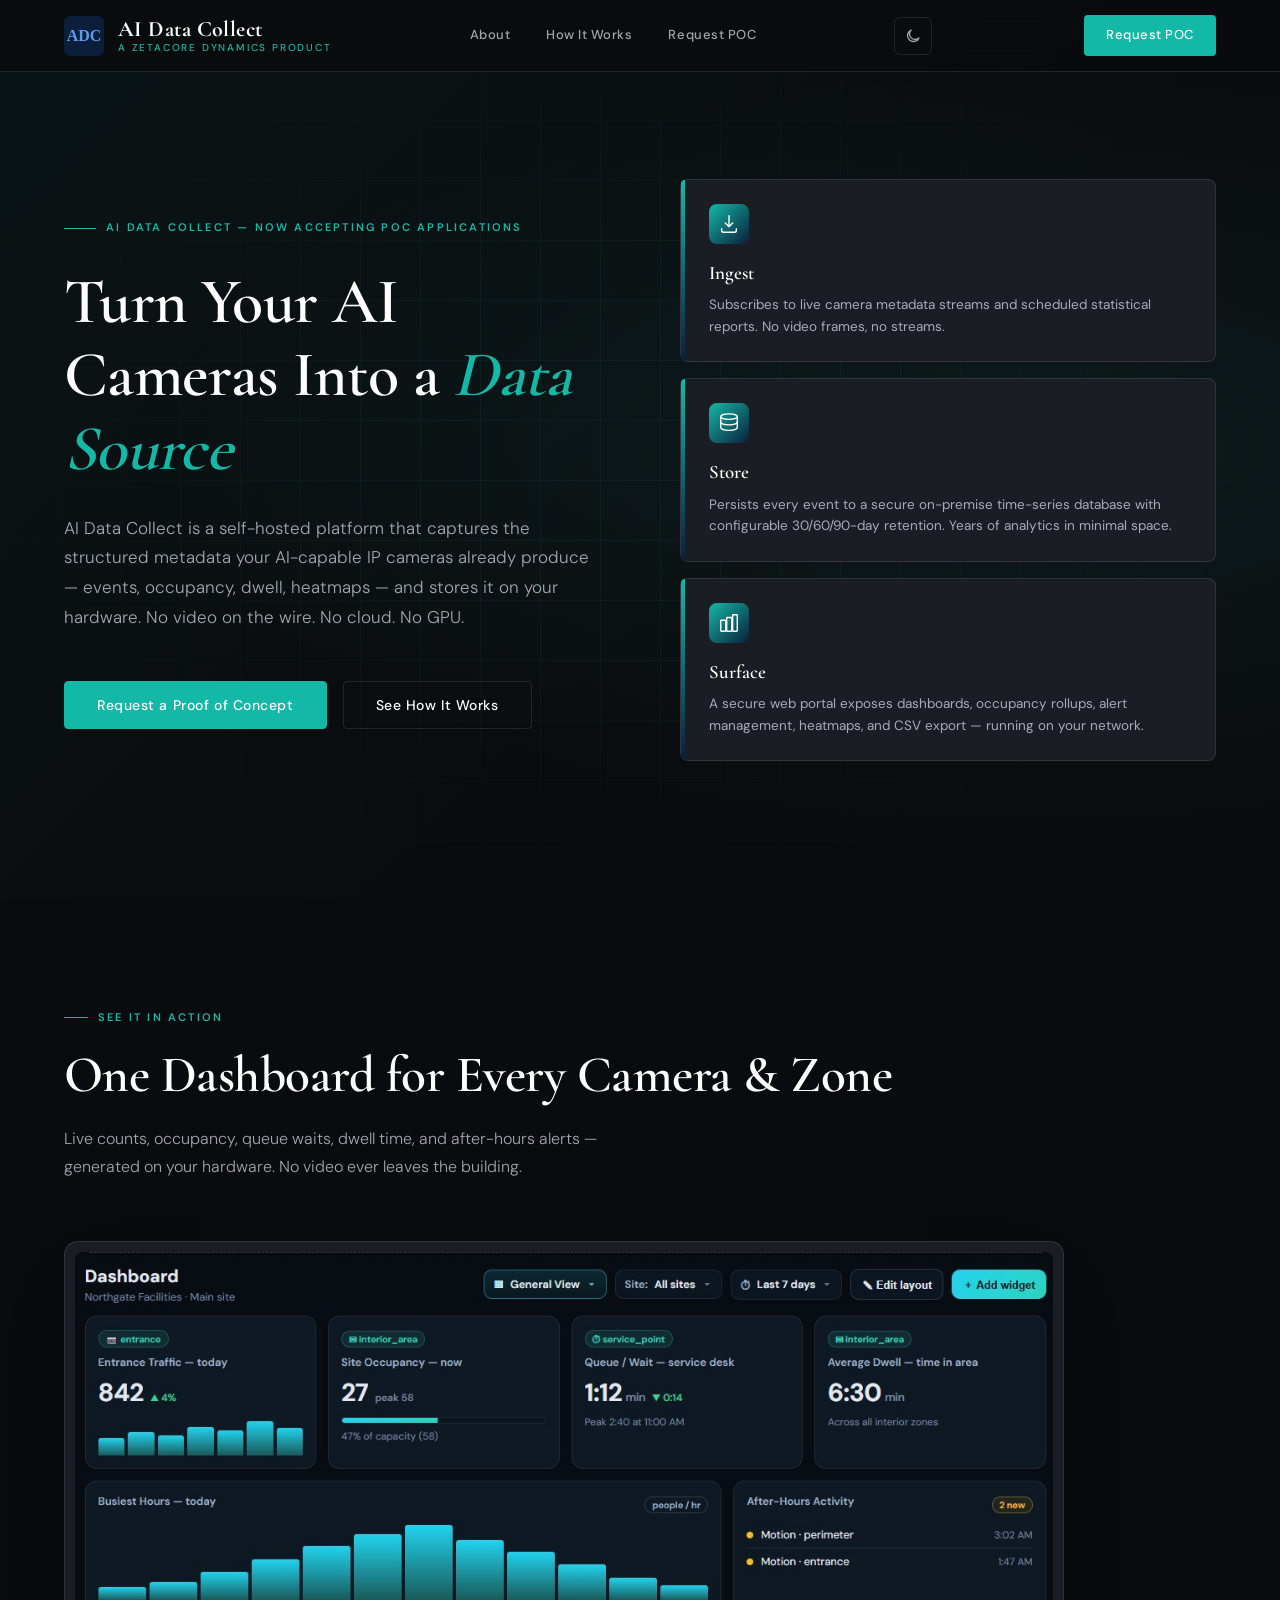
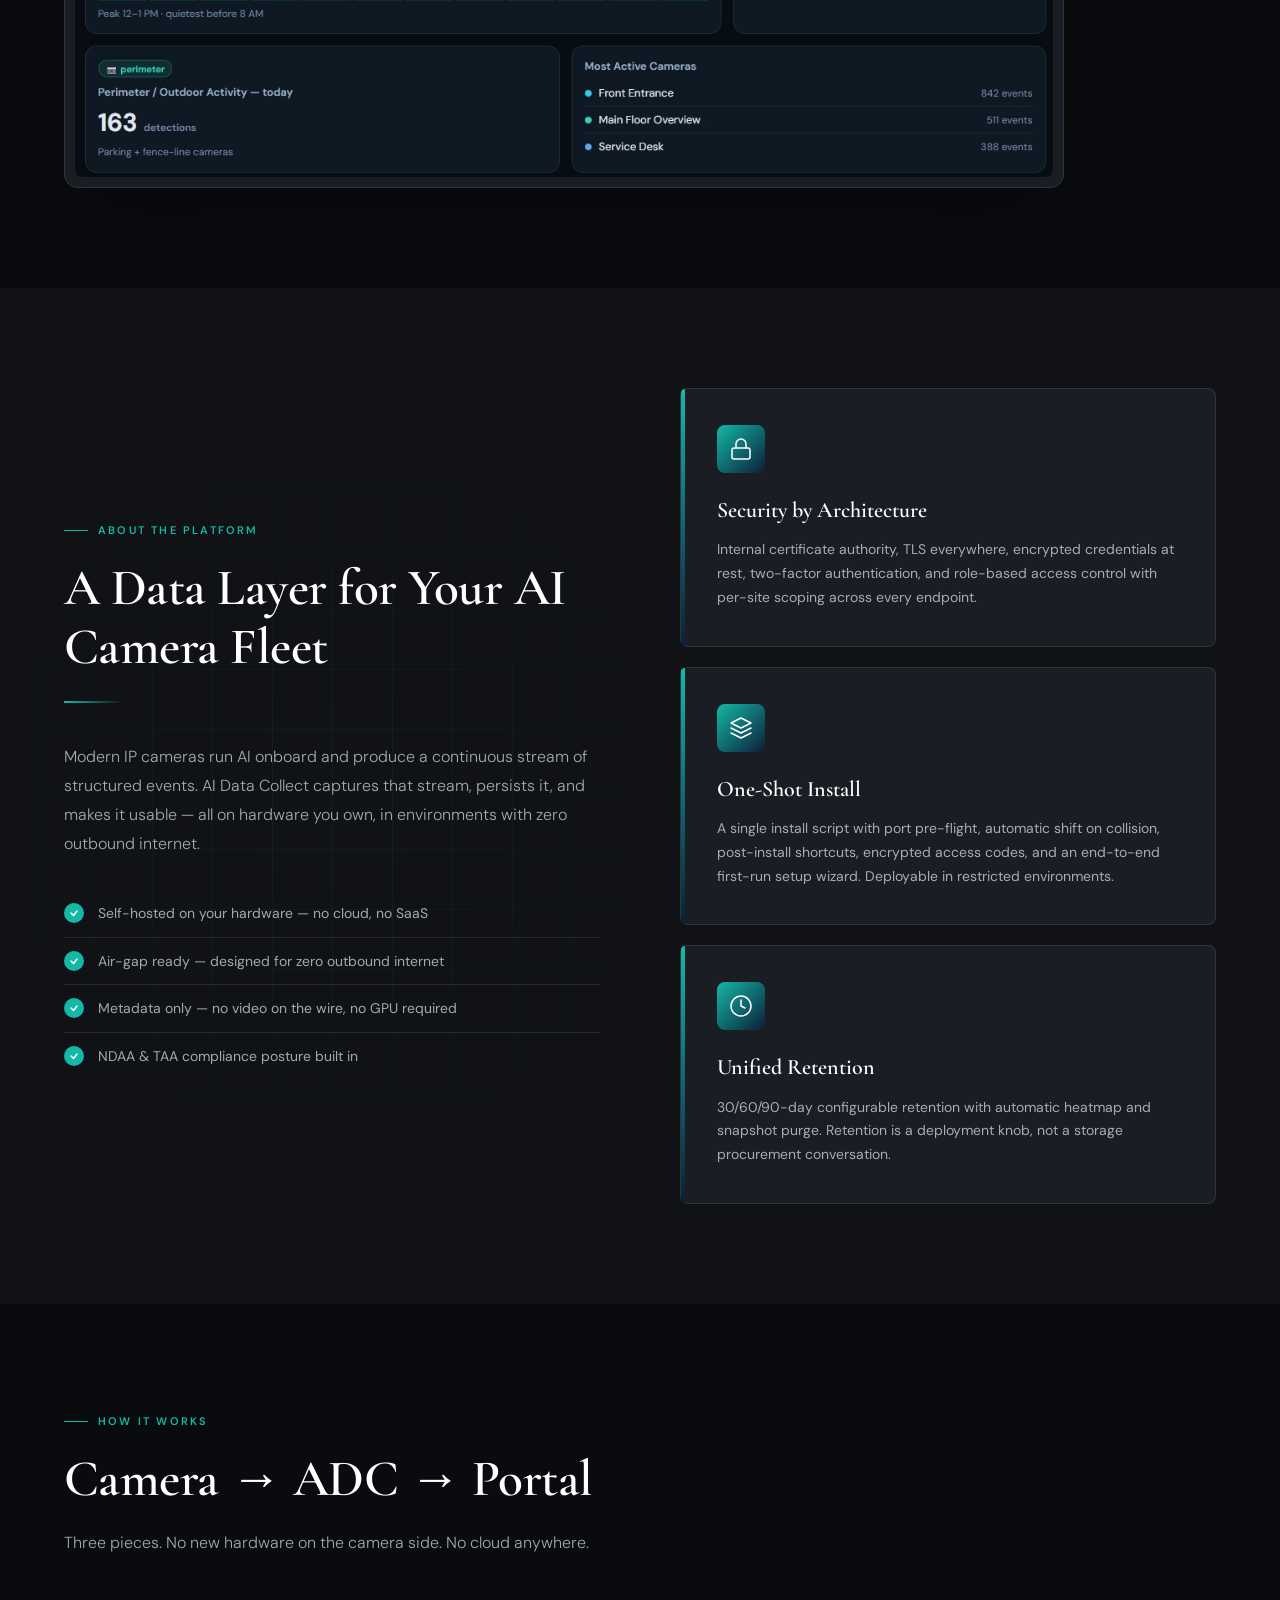
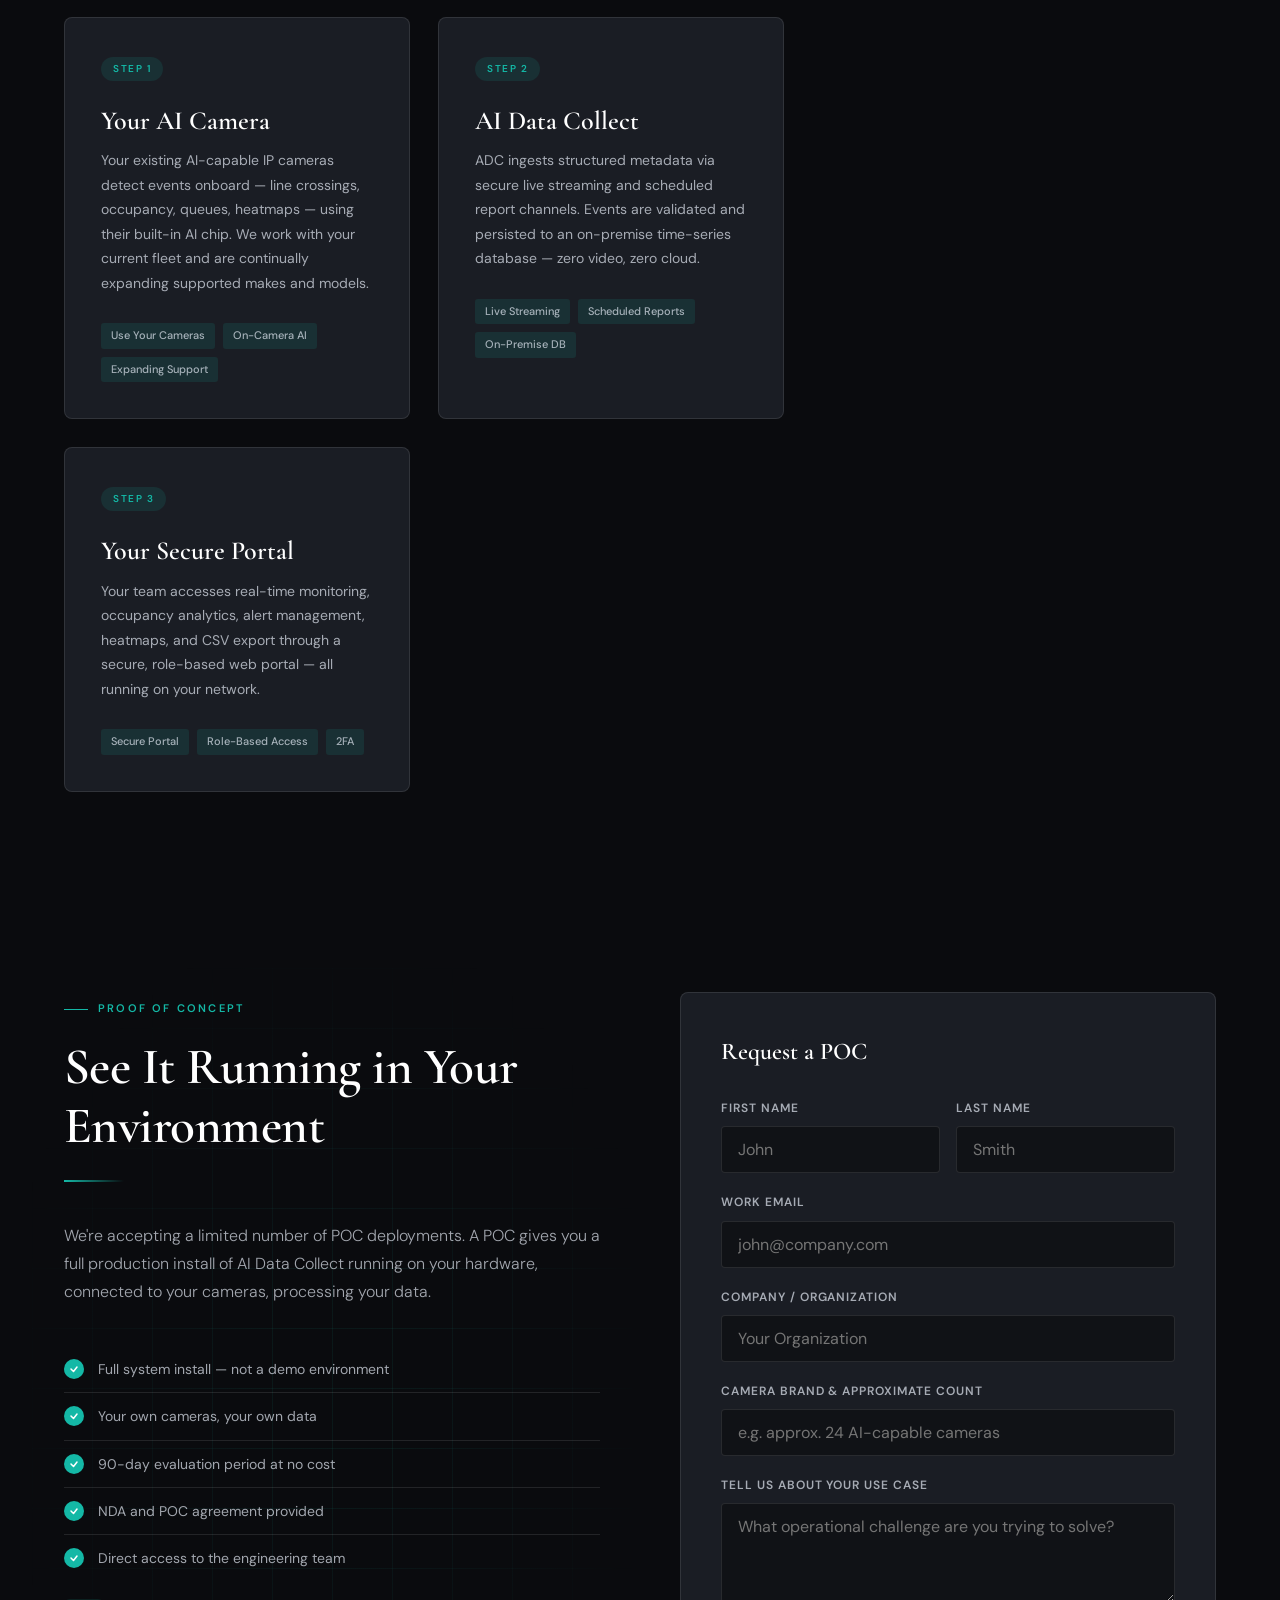
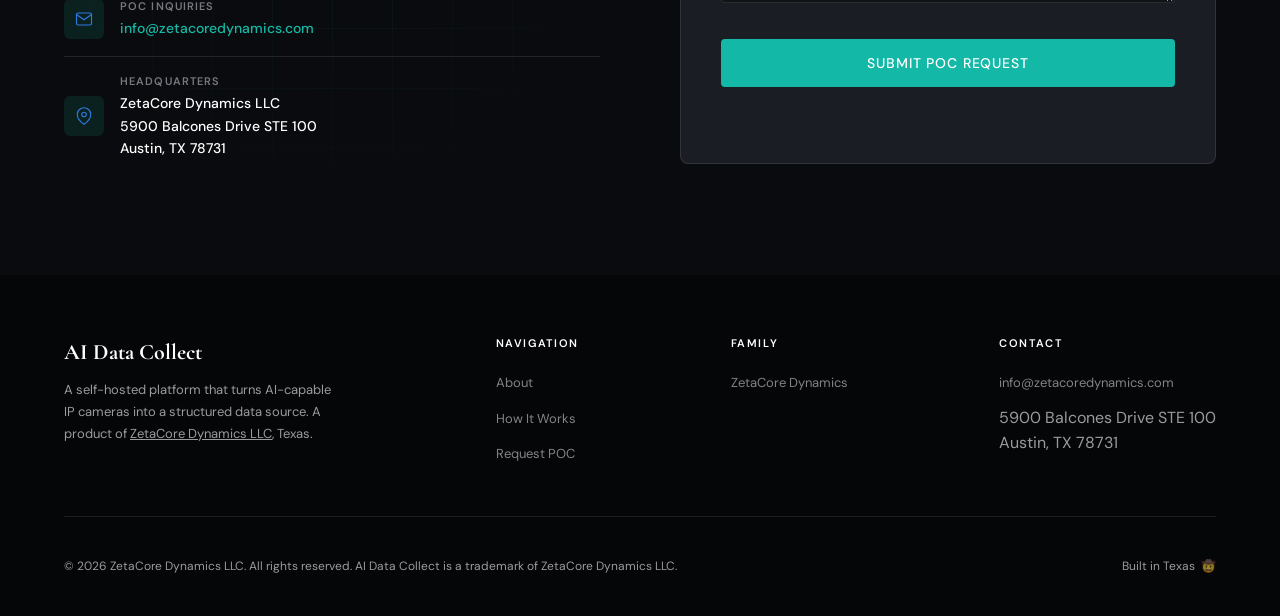
<file: index.html>
<!DOCTYPE html>
<html lang="en">
<head>
  <meta charset="UTF-8" />
  <meta name="viewport" content="width=device-width, initial-scale=1.0, viewport-fit=cover" />
  <meta name="description" content="AI Data Collect — a self-hosted platform that captures structured metadata from AI-capable IP cameras and stores it on your hardware. On-premise, air-gap ready, NDAA compliant." />
  <meta name="theme-color" content="#0A0B0E" />
  <meta name="color-scheme" content="dark light" />
  <link rel="canonical" href="https://aidatacollect.com/" />

  <!-- Apply persisted theme before paint to avoid flash. Default is dark; ?theme=light|blue|dark overrides for preview/sharing. -->
  <script>
    (function () {
      try {
        var m = location.search.match(/[?&]theme=([a-z-]+)/);
        var stored = localStorage.getItem('adc-theme');
        var t = m ? m[1] : (stored || 'dark');
        if (t && t !== 'light') {
          document.documentElement.setAttribute('data-theme', t);
        }
      } catch (e) {
        document.documentElement.setAttribute('data-theme', 'dark');
      }
    })();
  </script>

  <!-- Open Graph / social -->
  <meta property="og:title" content="AI Data Collect — Turn Your AI Cameras Into a Data Source" />
  <meta property="og:description" content="Self-hosted ingest platform for the structured metadata your AI-capable IP cameras already produce. On-premise, air-gap ready, NDAA compliant. A ZetaCore Dynamics product." />
  <meta property="og:type" content="website" />
  <meta property="og:url" content="https://aidatacollect.com/" />
  <meta property="og:locale" content="en_US" />
  <meta property="og:image" content="https://aidatacollect.com/img/og-image.png" />
  <meta property="og:image:width" content="1200" />
  <meta property="og:image:height" content="630" />
  <meta property="og:image:alt" content="AI Data Collect — Turn Your AI Cameras Into a Data Source" />
  <meta name="twitter:card" content="summary_large_image" />
  <meta name="twitter:image" content="https://aidatacollect.com/img/og-image.png" />

  <title>AI Data Collect — Turn Your AI Cameras Into a Data Source</title>

  <!-- Structured data (Organization) — helps Google understand the entity for potential knowledge-panel / rich-result eligibility. -->
  <script type="application/ld+json">
  {
    "@context": "https://schema.org",
    "@type": "Organization",
    "name": "AI Data Collect",
    "url": "https://aidatacollect.com/",
    "logo": "https://aidatacollect.com/img/og-image.png",
    "image": "https://aidatacollect.com/img/og-image.png",
    "description": "Self-hosted ingest platform for the structured metadata that AI-capable IP cameras already produce. On-premise, air-gap ready, NDAA compliant.",
    "email": "info@zetacoredynamics.com",
    "address": {
      "@type": "PostalAddress",
      "streetAddress": "5900 Balcones Drive STE 100",
      "addressLocality": "Austin",
      "addressRegion": "TX",
      "postalCode": "78731",
      "addressCountry": "US"
    },
    "parentOrganization": {
      "@type": "Organization",
      "name": "ZetaCore Dynamics",
      "url": "https://zetacoredynamics.com/"
    }
  }
  </script>

  <!-- Inline SVG favicon -->
  <link rel="icon" href="data:image/svg+xml;utf8,<svg xmlns='http://www.w3.org/2000/svg' viewBox='0 0 40 40'><rect width='40' height='40' rx='6' fill='%230B1F3A'/><text x='50%25' y='54%25' dominant-baseline='middle' text-anchor='middle' font-family='Georgia,serif' font-size='16' font-weight='700' fill='%235B9BF0'>ADC</text></svg>" />

  <!-- Stylesheet (self-hosted fonts loaded via @font-face inside) -->
  <link rel="stylesheet" href="css/main.css?v=20260516" />

  <!-- Behavior -->
  <script src="js/main.js?v=20260516" defer></script>
</head>
<body>

<a href="#home" class="visually-hidden-focusable" style="position:absolute;left:-9999px;top:auto;width:1px;height:1px;overflow:hidden;" onfocus="this.style.cssText='position:fixed;left:16px;top:16px;background:#0B1F3A;color:#fff;padding:10px 16px;border-radius:4px;z-index:200;width:auto;height:auto;'" onblur="this.style.cssText='position:absolute;left:-9999px;top:auto;width:1px;height:1px;overflow:hidden;'">Skip to content</a>

<!-- NAV -->
<nav>
  <a href="#home" class="nav-logo" aria-label="AI Data Collect — home">
    <div class="logo-mark">
      <svg viewBox="0 0 40 40" fill="none" xmlns="http://www.w3.org/2000/svg" aria-hidden="true">
        <rect width="40" height="40" rx="6" fill="#0B1F3A"/>
        <text x="50%" y="54%" dominant-baseline="middle" text-anchor="middle" font-family="Georgia,serif" font-size="16" font-weight="700" fill="#5B9BF0">ADC</text>
      </svg>
    </div>
    <div class="logo-text">
      <span class="company">AI Data Collect</span>
      <span class="tagline-small">A ZetaCore Dynamics Product</span>
    </div>
  </a>
  <ul class="nav-links" id="primary-nav">
    <li><a href="#about">About</a></li>
    <li><a href="#how">How It Works</a></li>
    <li><a href="#poc">Request POC</a></li>
  </ul>
  <button class="theme-toggle" type="button"
          aria-label="Switch theme"
          title="Switch theme">
    <svg class="theme-icon theme-icon-light" viewBox="0 0 24 24" fill="none" stroke="currentColor" stroke-width="1.8" stroke-linecap="round" stroke-linejoin="round" aria-hidden="true">
      <circle cx="12" cy="12" r="4"/>
      <path d="M12 2v2M12 20v2M4.93 4.93l1.41 1.41M17.66 17.66l1.41 1.41M2 12h2M20 12h2M4.93 19.07l1.41-1.41M17.66 6.34l1.41-1.41"/>
    </svg>
    <svg class="theme-icon theme-icon-blue" viewBox="0 0 24 24" fill="currentColor" aria-hidden="true">
      <path d="M12 2.5c-3 4.5-6 7.5-6 11.5a6 6 0 0 0 12 0c0-4-3-7-6-11.5z"/>
    </svg>
    <svg class="theme-icon theme-icon-dark" viewBox="0 0 24 24" fill="none" stroke="currentColor" stroke-width="1.8" stroke-linecap="round" stroke-linejoin="round" aria-hidden="true">
      <path d="M20 14.5A8 8 0 1 1 9.5 4a6.5 6.5 0 0 0 10.5 10.5z"/>
    </svg>
  </button>
  <a href="#poc" class="nav-cta">Request POC</a>
  <button class="nav-toggle" type="button"
          aria-label="Open navigation menu"
          aria-controls="primary-nav"
          aria-expanded="false">
    <span class="nav-toggle-bars" aria-hidden="true"></span>
  </button>
</nav>

<!-- HERO -->
<section class="hero" id="home">
  <div class="hero-bg" aria-hidden="true"></div>
  <div class="hero-grid" aria-hidden="true"></div>
  <div class="hero-inner">
    <div class="hero-content">
      <div class="hero-eyebrow fade-in">AI Data Collect — Now Accepting POC Applications</div>
      <h1 class="fade-in">
        Turn Your AI Cameras Into a <em>Data Source</em>
      </h1>
      <p class="hero-desc fade-in">
        AI Data Collect is a self-hosted platform that captures the structured metadata your AI-capable IP cameras already produce — events, occupancy, dwell, heatmaps — and stores it on your hardware. No video on the wire. No cloud. No GPU.
      </p>
      <div class="hero-actions fade-in">
        <a href="#poc" class="btn-primary">Request a Proof of Concept</a>
        <a href="#how" class="btn-secondary">See How It Works</a>
      </div>
    </div>
    <div class="hero-cards fade-in">
      <div class="about-card">
        <div class="about-card-icon">
          <svg width="22" height="22" viewBox="0 0 24 24" fill="none" aria-hidden="true">
            <path d="M12 3v12m0 0l-4-4m4 4l4-4M4 17v2a2 2 0 002 2h12a2 2 0 002-2v-2" stroke="white" stroke-width="1.5" stroke-linecap="round" stroke-linejoin="round"/>
          </svg>
        </div>
        <h3>Ingest</h3>
        <p>Subscribes to live camera metadata streams and scheduled statistical reports. No video frames, no streams.</p>
      </div>
      <div class="about-card">
        <div class="about-card-icon">
          <svg width="22" height="22" viewBox="0 0 24 24" fill="none" aria-hidden="true">
            <ellipse cx="12" cy="5" rx="9" ry="3" stroke="white" stroke-width="1.5"/>
            <path d="M3 5v6c0 1.66 4.03 3 9 3s9-1.34 9-3V5" stroke="white" stroke-width="1.5"/>
            <path d="M3 11v6c0 1.66 4.03 3 9 3s9-1.34 9-3v-6" stroke="white" stroke-width="1.5"/>
          </svg>
        </div>
        <h3>Store</h3>
        <p>Persists every event to a secure on-premise time-series database with configurable 30/60/90-day retention. Years of analytics in minimal space.</p>
      </div>
      <div class="about-card">
        <div class="about-card-icon">
          <svg width="22" height="22" viewBox="0 0 24 24" fill="none" aria-hidden="true">
            <rect x="3" y="9" width="5.5" height="12" rx="0.5" stroke="white" stroke-width="1.5" stroke-linejoin="round"/>
            <rect x="9.5" y="6" width="5.5" height="15" rx="0.5" stroke="white" stroke-width="1.5" stroke-linejoin="round"/>
            <rect x="16" y="3" width="5" height="18" rx="0.5" stroke="white" stroke-width="1.5" stroke-linejoin="round"/>
          </svg>
        </div>
        <h3>Surface</h3>
        <p>A secure web portal exposes dashboards, occupancy rollups, alert management, heatmaps, and CSV export — running on your network.</p>
      </div>
    </div>
  </div>
</section>

<!-- DASHBOARD SHOWCASE -->
<section class="projects" id="dashboard">
  <div class="section-label">See It In Action</div>
  <h2>One Dashboard for Every Camera &amp; Zone</h2>
  <p class="section-desc">
    Live counts, occupancy, queue waits, dwell time, and after-hours alerts — generated on your hardware. No video ever leaves the building.
  </p>
  <figure class="showcase-frame">
    <img src="img/dashboard.jpg" width="1168" height="627" loading="lazy" decoding="async"
         alt="AI Data Collect dashboard: entrance traffic, site occupancy, queue wait at the service desk, average dwell time, busiest hours, after-hours motion alerts, and most active cameras." />
  </figure>
</section>

<!-- ABOUT -->
<section class="about" id="about">
  <div class="about-grid">
    <div class="about-text">
      <div class="section-label">About the Platform</div>
      <h2>A Data Layer for Your AI Camera Fleet</h2>
      <div class="divider"></div>
      <p>Modern IP cameras run AI onboard and produce a continuous stream of structured events. AI Data Collect captures that stream, persists it, and makes it usable — all on hardware you own, in environments with zero outbound internet.</p>
      <ul class="values-list">
        <li>
          <div class="check">
            <svg viewBox="0 0 10 10" fill="none" aria-hidden="true"><path d="M2 5l2.5 2.5L8 3" stroke="white" stroke-width="1.5" stroke-linecap="round" stroke-linejoin="round"/></svg>
          </div>
          <span>Self-hosted on your hardware — no cloud, no SaaS</span>
        </li>
        <li>
          <div class="check">
            <svg viewBox="0 0 10 10" fill="none" aria-hidden="true"><path d="M2 5l2.5 2.5L8 3" stroke="white" stroke-width="1.5" stroke-linecap="round" stroke-linejoin="round"/></svg>
          </div>
          <span>Air-gap ready — designed for zero outbound internet</span>
        </li>
        <li>
          <div class="check">
            <svg viewBox="0 0 10 10" fill="none" aria-hidden="true"><path d="M2 5l2.5 2.5L8 3" stroke="white" stroke-width="1.5" stroke-linecap="round" stroke-linejoin="round"/></svg>
          </div>
          <span>Metadata only — no video on the wire, no GPU required</span>
        </li>
        <li>
          <div class="check">
            <svg viewBox="0 0 10 10" fill="none" aria-hidden="true"><path d="M2 5l2.5 2.5L8 3" stroke="white" stroke-width="1.5" stroke-linecap="round" stroke-linejoin="round"/></svg>
          </div>
          <span>NDAA &amp; TAA compliance posture built in</span>
        </li>
      </ul>
    </div>
    <div class="about-cards">
      <div class="about-card">
        <div class="about-card-icon">
          <svg width="24" height="24" viewBox="0 0 24 24" fill="none" aria-hidden="true">
            <rect x="3" y="11" width="18" height="11" rx="2" stroke="white" stroke-width="1.5"/>
            <path d="M7 11V7a5 5 0 0110 0v4" stroke="white" stroke-width="1.5" stroke-linecap="round"/>
          </svg>
        </div>
        <h3>Security by Architecture</h3>
        <p>Internal certificate authority, TLS everywhere, encrypted credentials at rest, two-factor authentication, and role-based access control with per-site scoping across every endpoint.</p>
      </div>
      <div class="about-card">
        <div class="about-card-icon">
          <svg width="24" height="24" viewBox="0 0 24 24" fill="none" aria-hidden="true">
            <path d="M12 2L2 7l10 5 10-5-10-5zM2 17l10 5 10-5M2 12l10 5 10-5" stroke="white" stroke-width="1.5" stroke-linecap="round" stroke-linejoin="round"/>
          </svg>
        </div>
        <h3>One-Shot Install</h3>
        <p>A single install script with port pre-flight, automatic shift on collision, post-install shortcuts, encrypted access codes, and an end-to-end first-run setup wizard. Deployable in restricted environments.</p>
      </div>
      <div class="about-card">
        <div class="about-card-icon">
          <svg width="24" height="24" viewBox="0 0 24 24" fill="none" aria-hidden="true">
            <circle cx="12" cy="12" r="10" stroke="white" stroke-width="1.5"/>
            <path d="M12 6v6l4 2" stroke="white" stroke-width="1.5" stroke-linecap="round"/>
          </svg>
        </div>
        <h3>Unified Retention</h3>
        <p>30/60/90-day configurable retention with automatic heatmap and snapshot purge. Retention is a deployment knob, not a storage procurement conversation.</p>
      </div>
    </div>
  </div>
</section>

<!-- HOW IT WORKS -->
<section class="projects" id="how">
  <div class="section-label">How It Works</div>
  <h2>Camera → ADC → Portal</h2>
  <p class="section-desc">
    Three pieces. No new hardware on the camera side. No cloud anywhere.
  </p>
  <div class="projects-grid">
    <div class="project-card">
      <span class="project-badge">Step 1</span>
      <h3>Your AI Camera</h3>
      <p>Your existing AI-capable IP cameras detect events onboard — line crossings, occupancy, queues, heatmaps — using their built-in AI chip. We work with your current fleet and are continually expanding supported makes and models.</p>
      <div class="project-tags">
        <span class="project-tag">Use Your Cameras</span>
        <span class="project-tag">On-Camera AI</span>
        <span class="project-tag">Expanding Support</span>
      </div>
    </div>
    <div class="project-card">
      <span class="project-badge">Step 2</span>
      <h3>AI Data Collect</h3>
      <p>ADC ingests structured metadata via secure live streaming and scheduled report channels. Events are validated and persisted to an on-premise time-series database — zero video, zero cloud.</p>
      <div class="project-tags">
        <span class="project-tag">Live Streaming</span>
        <span class="project-tag">Scheduled Reports</span>
        <span class="project-tag">On-Premise DB</span>
      </div>
    </div>
    <div class="project-card">
      <span class="project-badge">Step 3</span>
      <h3>Your Secure Portal</h3>
      <p>Your team accesses real-time monitoring, occupancy analytics, alert management, heatmaps, and CSV export through a secure, role-based web portal — all running on your network.</p>
      <div class="project-tags">
        <span class="project-tag">Secure Portal</span>
        <span class="project-tag">Role-Based Access</span>
        <span class="project-tag">2FA</span>
      </div>
    </div>
  </div>
</section>

<!-- POC / CONTACT -->
<section class="contact" id="poc">
  <div class="contact-inner">
    <div class="contact-info">
      <div class="section-label">Proof of Concept</div>
      <h2>See It Running in Your Environment</h2>
      <div class="divider"></div>
      <p>We're accepting a limited number of POC deployments. A POC gives you a full production install of AI Data Collect running on your hardware, connected to your cameras, processing your data.</p>
      <ul class="values-list">
        <li>
          <div class="check"><svg viewBox="0 0 10 10" fill="none" aria-hidden="true"><path d="M2 5l2.5 2.5L8 3" stroke="white" stroke-width="1.5" stroke-linecap="round" stroke-linejoin="round"/></svg></div>
          <span>Full system install — not a demo environment</span>
        </li>
        <li>
          <div class="check"><svg viewBox="0 0 10 10" fill="none" aria-hidden="true"><path d="M2 5l2.5 2.5L8 3" stroke="white" stroke-width="1.5" stroke-linecap="round" stroke-linejoin="round"/></svg></div>
          <span>Your own cameras, your own data</span>
        </li>
        <li>
          <div class="check"><svg viewBox="0 0 10 10" fill="none" aria-hidden="true"><path d="M2 5l2.5 2.5L8 3" stroke="white" stroke-width="1.5" stroke-linecap="round" stroke-linejoin="round"/></svg></div>
          <span>90-day evaluation period at no cost</span>
        </li>
        <li>
          <div class="check"><svg viewBox="0 0 10 10" fill="none" aria-hidden="true"><path d="M2 5l2.5 2.5L8 3" stroke="white" stroke-width="1.5" stroke-linecap="round" stroke-linejoin="round"/></svg></div>
          <span>NDA and POC agreement provided</span>
        </li>
        <li>
          <div class="check"><svg viewBox="0 0 10 10" fill="none" aria-hidden="true"><path d="M2 5l2.5 2.5L8 3" stroke="white" stroke-width="1.5" stroke-linecap="round" stroke-linejoin="round"/></svg></div>
          <span>Direct access to the engineering team</span>
        </li>
      </ul>
      <div class="contact-detail">
        <div class="contact-icon" aria-hidden="true">
          <svg width="18" height="18" viewBox="0 0 24 24" fill="none">
            <path d="M4 4h16c1.1 0 2 .9 2 2v12c0 1.1-.9 2-2 2H4c-1.1 0-2-.9-2-2V6c0-1.1.9-2 2-2z" stroke="#2E7AE0" stroke-width="1.5"/>
            <path d="M22 6l-10 7L2 6" stroke="#2E7AE0" stroke-width="1.5"/>
          </svg>
        </div>
        <div class="contact-detail-text">
          <div class="contact-detail-label">POC Inquiries</div>
          <div class="contact-detail-value"><a href="mailto:info@zetacoredynamics.com">info@zetacoredynamics.com</a></div>
        </div>
      </div>
      <div class="contact-detail">
        <div class="contact-icon" aria-hidden="true">
          <svg width="18" height="18" viewBox="0 0 24 24" fill="none">
            <path d="M21 10c0 7-9 13-9 13s-9-6-9-13a9 9 0 0118 0z" stroke="#2E7AE0" stroke-width="1.5"/>
            <circle cx="12" cy="10" r="3" stroke="#2E7AE0" stroke-width="1.5"/>
          </svg>
        </div>
        <div class="contact-detail-text">
          <div class="contact-detail-label">Headquarters</div>
          <div class="contact-detail-value">ZetaCore Dynamics LLC<br>5900 Balcones Drive STE 100<br>Austin, TX 78731</div>
        </div>
      </div>
    </div>
    <form class="contact-form" id="poc-form"
          action="https://formspree.io/f/mkoykqww"
          method="POST" novalidate>
      <h3>Request a POC</h3>
      <!-- Honeypot: hidden from humans, bots fill it in and get dropped -->
      <input type="text" name="_gotcha" tabindex="-1" autocomplete="off"
             style="position:absolute;left:-9999px;width:1px;height:1px;opacity:0;" aria-hidden="true" />
      <input type="hidden" name="_subject" value="New POC Request — AI Data Collect" />
      <div class="form-row">
        <div class="form-group">
          <label for="poc-first-name">First Name</label>
          <input id="poc-first-name" name="firstName" type="text" autocomplete="given-name" placeholder="John" required />
        </div>
        <div class="form-group">
          <label for="poc-last-name">Last Name</label>
          <input id="poc-last-name" name="lastName" type="text" autocomplete="family-name" placeholder="Smith" required />
        </div>
      </div>
      <div class="form-group">
        <label for="poc-email">Work Email</label>
        <input id="poc-email" name="email" type="email" autocomplete="email" inputmode="email" placeholder="john@company.com" required />
      </div>
      <div class="form-group">
        <label for="poc-company">Company / Organization</label>
        <input id="poc-company" name="company" type="text" autocomplete="organization" placeholder="Your Organization" />
      </div>
      <div class="form-group">
        <label for="poc-cameras">Camera Brand &amp; Approximate Count</label>
        <input id="poc-cameras" name="cameras" type="text" placeholder="e.g. approx. 24 AI-capable cameras" />
      </div>
      <div class="form-group">
        <label for="poc-message">Tell Us About Your Use Case</label>
        <textarea id="poc-message" name="message" placeholder="What operational challenge are you trying to solve?"></textarea>
      </div>
      <button class="form-submit" type="submit">Submit POC Request</button>
      <p class="form-status" role="status" aria-live="polite"></p>
    </form>
  </div>
</section>

<!-- FOOTER -->
<footer>
  <div class="footer-top">
    <div class="footer-brand">
      <div class="company">AI Data Collect</div>
      <p>A self-hosted platform that turns AI-capable IP cameras into a structured data source. A product of <a href="https://zetacoredynamics.com">ZetaCore Dynamics LLC</a>, Texas.</p>
    </div>
    <div class="footer-links">
      <h4>Navigation</h4>
      <ul>
        <li><a href="#about">About</a></li>
        <li><a href="#how">How It Works</a></li>
        <li><a href="#poc">Request POC</a></li>
      </ul>
    </div>
    <div class="footer-links">
      <h4>Family</h4>
      <ul>
        <li><a href="https://zetacoredynamics.com">ZetaCore Dynamics</a></li>
      </ul>
    </div>
    <div class="footer-links">
      <h4>Contact</h4>
      <ul>
        <li><a href="mailto:info@zetacoredynamics.com">info@zetacoredynamics.com</a></li>
        <li>5900 Balcones Drive STE 100<br>Austin, TX 78731</li>
      </ul>
    </div>
  </div>
  <div class="footer-bottom">
    <span>&copy; 2026 ZetaCore Dynamics LLC. All rights reserved. AI Data Collect is a trademark of ZetaCore Dynamics LLC.</span>
    <span>Built in Texas &nbsp;🤠</span>
  </div>
</footer>

</body>
</html>
</file>
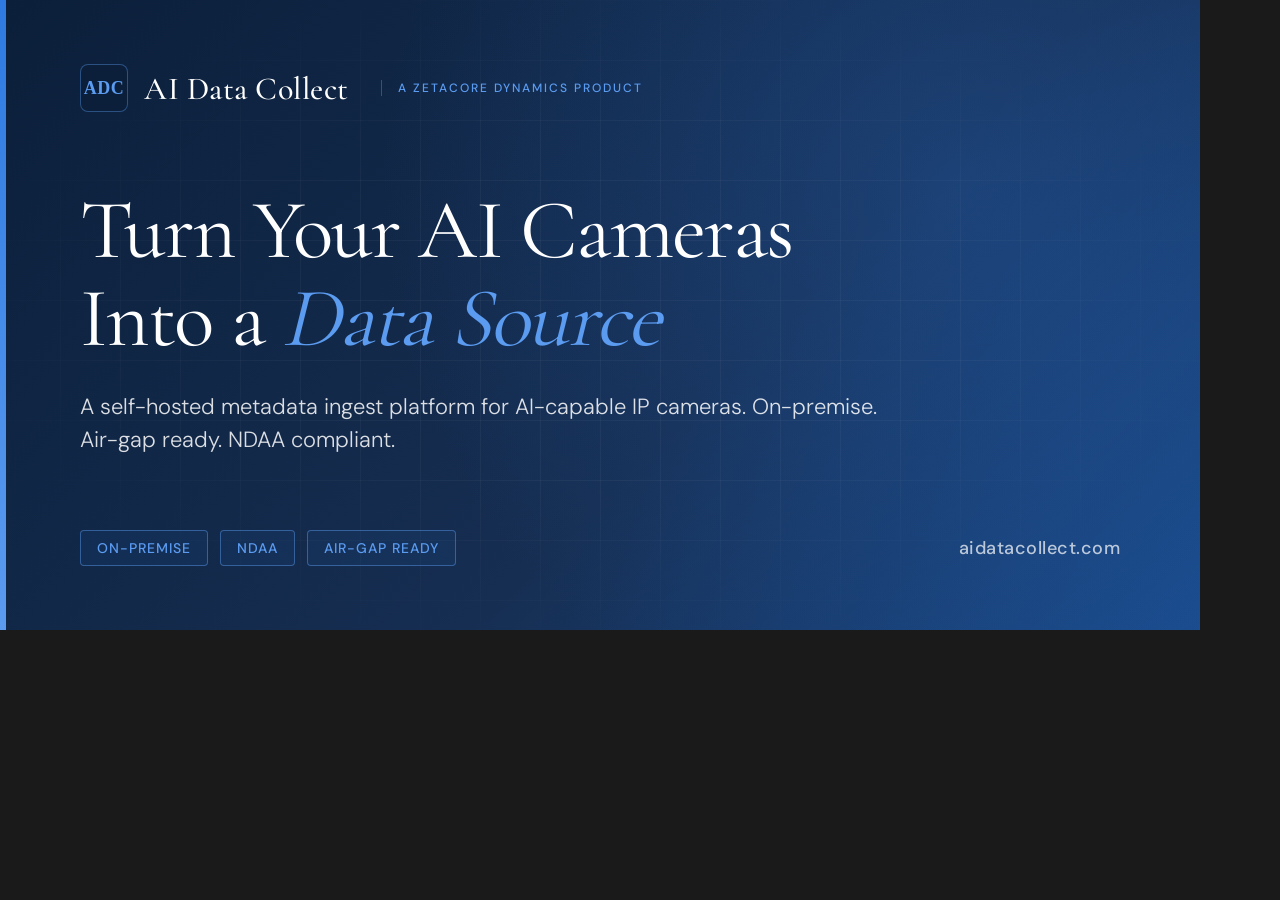
<file: img/og-card.html>
<!DOCTYPE html>
<html lang="en">
<head>
<meta charset="UTF-8" />
<title>AI Data Collect — OG Card Preview (1200×630)</title>
<style>
  *, *::before, *::after { box-sizing: border-box; margin: 0; padding: 0; }
  html, body { background: #1a1a1a; }

  @font-face {
    font-family: 'Cormorant Garamond';
    font-style: normal;
    font-weight: 400 700;
    font-display: block;
    src: url('../fonts/cormorant-garamond-v21-latin.woff2') format('woff2');
  }
  @font-face {
    font-family: 'DM Sans';
    font-style: normal;
    font-weight: 300 600;
    font-display: block;
    src: url('../fonts/dm-sans-v17-latin.woff2') format('woff2');
  }

  /* Card frame — exact 1200×630 for screenshot */
  .card {
    width: 1200px;
    height: 630px;
    position: relative;
    overflow: hidden;
    background:
      radial-gradient(circle at 80% 30%, rgba(46,122,224,0.25), transparent 55%),
      linear-gradient(135deg, #0B1F3A 0%, #162E52 60%, #1A4B8C 100%);
    color: #fff;
    font-family: 'DM Sans', -apple-system, BlinkMacSystemFont, 'Segoe UI', sans-serif;
  }

  /* Subtle grid overlay */
  .card::before {
    content: '';
    position: absolute; inset: 0;
    background-image:
      linear-gradient(rgba(255,255,255,0.04) 1px, transparent 1px),
      linear-gradient(90deg, rgba(255,255,255,0.04) 1px, transparent 1px);
    background-size: 60px 60px;
    -webkit-mask-image: radial-gradient(ellipse at center, black 40%, transparent 80%);
    mask-image: radial-gradient(ellipse at center, black 40%, transparent 80%);
    pointer-events: none;
  }

  /* Left accent bar */
  .card::after {
    content: '';
    position: absolute;
    left: 0; top: 0; bottom: 0;
    width: 6px;
    background: linear-gradient(180deg, #2E7AE0 0%, #5B9BF0 100%);
  }

  .content {
    position: relative;
    height: 100%;
    padding: 64px 80px;
    display: flex;
    flex-direction: column;
    justify-content: space-between;
  }

  /* Top row: brand */
  .brand {
    display: flex;
    align-items: center;
    gap: 16px;
  }
  .brand-mark {
    width: 48px; height: 48px;
    background: #0B1F3A;
    border: 1px solid rgba(91,155,240,0.4);
    border-radius: 8px;
    display: flex;
    align-items: center;
    justify-content: center;
    font-family: Georgia, serif;
    font-weight: 700;
    font-size: 18px;
    color: #5B9BF0;
    letter-spacing: 0.5px;
  }
  .brand-name {
    font-family: 'Cormorant Garamond', Georgia, serif;
    font-size: 32px;
    font-weight: 500;
    letter-spacing: 0.5px;
    color: #fff;
  }
  .brand-sub {
    font-size: 12px;
    font-weight: 500;
    color: #5B9BF0;
    letter-spacing: 2px;
    text-transform: uppercase;
    margin-left: 16px;
    padding-left: 16px;
    border-left: 1px solid rgba(91,155,240,0.4);
  }

  /* Middle: headline + sub */
  .headline {
    font-family: 'Cormorant Garamond', Georgia, serif;
    font-size: 84px;
    font-weight: 400;
    line-height: 1.05;
    letter-spacing: -0.02em;
    color: #fff;
    max-width: 920px;
  }
  .headline em {
    font-style: italic;
    color: #5B9BF0;
  }
  .subhead {
    margin-top: 28px;
    font-size: 22px;
    line-height: 1.5;
    color: rgba(255,255,255,0.85);
    max-width: 820px;
    font-weight: 300;
  }

  /* Bottom row: tags + URL */
  .bottom {
    display: flex;
    align-items: center;
    justify-content: space-between;
    gap: 24px;
  }
  .tags {
    display: flex;
    gap: 12px;
    flex-wrap: wrap;
  }
  .tag {
    font-size: 14px;
    font-weight: 500;
    letter-spacing: 1px;
    text-transform: uppercase;
    color: #5B9BF0;
    padding: 8px 16px;
    border: 1px solid rgba(91,155,240,0.45);
    border-radius: 4px;
    background: rgba(46,122,224,0.08);
  }
  .url {
    font-size: 18px;
    font-weight: 500;
    color: rgba(255,255,255,0.7);
    letter-spacing: 0.5px;
  }

</style>
</head>
<body>
  <div class="card">
    <div class="content">
      <div class="brand">
        <div class="brand-mark">ADC</div>
        <div class="brand-name">AI Data Collect</div>
        <div class="brand-sub">A ZetaCore Dynamics Product</div>
      </div>

      <div>
        <div class="headline">
          Turn Your AI Cameras<br>Into a <em>Data Source</em>
        </div>
        <div class="subhead">
          A self-hosted metadata ingest platform for AI-capable IP cameras. On-premise. Air-gap ready. NDAA compliant.
        </div>
      </div>

      <div class="bottom">
        <div class="tags">
          <span class="tag">On-Premise</span>
          <span class="tag">NDAA</span>
          <span class="tag">Air-Gap Ready</span>
        </div>
        <div class="url">aidatacollect.com</div>
      </div>
    </div>
  </div>

</body>
</html>
</file>
<file: css/main.css>
/* ── FONTS (self-hosted, latin subset only) ── */
@font-face {
  font-family: 'Cormorant Garamond';
  font-style: normal;
  font-weight: 400 700;
  font-display: swap;
  src: url('../fonts/cormorant-garamond-v21-latin.woff2') format('woff2');
  unicode-range: U+0000-00FF, U+0131, U+0152-0153, U+02BB-02BC, U+02C6, U+02DA, U+02DC, U+0304, U+0308, U+0329, U+2000-206F, U+20AC, U+2122, U+2191, U+2193, U+2212, U+2215, U+FEFF, U+FFFD;
}
@font-face {
  font-family: 'DM Sans';
  font-style: normal;
  font-weight: 300 600;
  font-display: swap;
  src: url('../fonts/dm-sans-v17-latin.woff2') format('woff2');
  unicode-range: U+0000-00FF, U+0131, U+0152-0153, U+02BB-02BC, U+02C6, U+02DA, U+02DC, U+0304, U+0308, U+0329, U+2000-206F, U+20AC, U+2122, U+2191, U+2193, U+2212, U+2215, U+FEFF, U+FFFD;
}

/* ── RESET ── */
*, *::before, *::after { box-sizing: border-box; margin: 0; padding: 0; }

:root {
  /* Brand palette — direct hex tokens. Use these for decorative/branded chrome
     (logo, gradients, accent rings). For backgrounds/text/borders in content,
     prefer the semantic tokens below so themes can remap them.
     ADC accent = teal (differentiates from ZetaCore's blue accent). */
  --navy: #0B1F3A;
  --navy-mid: #162E52;
  --blue: #1A4B8C;
  --blue-light: #2563C0;
  --accent: #14B8A6;
  --accent-light: #2DD4BF;
  --white: #FFFFFF;
  --off-white: #F8F9FC;
  --gray-100: #F1F4F9;
  --gray-200: #E2E8F2;
  --gray-400: #94A3B8;
  --gray-600: #475569;
  --gray-800: #1E293B;
  --font-display: 'Cormorant Garamond', Georgia, serif;
  --font-body: 'DM Sans', -apple-system, BlinkMacSystemFont, 'Segoe UI', sans-serif;

  --section-pad-y: clamp(60px, 9vw, 100px);
  --section-pad-x: clamp(20px, 5vw, 80px);

  /* Semantic tokens — light theme (default). Themes remap these. */
  --bg-page: var(--white);
  --bg-section-alt: var(--off-white);
  --bg-section-dark: var(--navy);
  --bg-surface: var(--white);
  --bg-surface-soft: var(--gray-100);
  --bg-nav: rgba(255,255,255,0.95);
  --bg-nav-mobile: rgba(255,255,255,0.98);
  --bg-form: #DDF4F1;
  --bg-input: var(--white);

  --text-primary: var(--gray-800);
  --text-heading: var(--navy);
  --text-muted: var(--gray-600);
  --text-subtle: var(--gray-400);

  --border-subtle: var(--gray-200);
  --border-strong: var(--navy);

  --grid-line: rgba(26,75,140,0.06);
  --hero-overlay-1: rgba(37,99,192,0.04);
  --hero-overlay-2: rgba(46,122,224,0.06);
  --nav-shadow: rgba(11,31,58,0.06);

  --btn-primary-bg: var(--navy);
  --btn-primary-text: var(--white);
  --btn-primary-hover-bg: var(--accent);

  color-scheme: light;
}

/* ── THEME: BLUE (rich navy background, white-tinted content) ── */
[data-theme="blue"] {
  --bg-page: var(--navy);
  --bg-section-alt: var(--navy-mid);
  --bg-section-dark: #08182F;
  --bg-surface: rgba(255,255,255,0.04);
  --bg-surface-soft: rgba(255,255,255,0.08);
  --bg-nav: rgba(11,31,58,0.92);
  --bg-nav-mobile: rgba(11,31,58,0.98);
  --bg-form: rgba(20,184,166,0.08);
  --bg-input: rgba(255,255,255,0.05);

  --text-primary: rgba(255,255,255,0.85);
  --text-heading: #FFFFFF;
  --text-muted: rgba(255,255,255,0.65);
  --text-subtle: rgba(255,255,255,0.45);

  --border-subtle: rgba(255,255,255,0.12);
  --border-strong: var(--accent);

  --grid-line: rgba(255,255,255,0.05);
  --hero-overlay-1: rgba(20,184,166,0.10);
  --hero-overlay-2: rgba(45,212,191,0.14);
  --nav-shadow: rgba(0,0,0,0.3);

  --btn-primary-bg: var(--accent);
  --btn-primary-text: var(--white);
  --btn-primary-hover-bg: var(--accent-light);

  color-scheme: dark;
}

/* ── THEME: DARK (neutral near-black, soft light text) ── */
[data-theme="dark"] {
  --bg-page: #0A0B0E;
  --bg-section-alt: #101216;
  --bg-section-dark: #050608;
  --bg-surface: #1A1D24;
  --bg-surface-soft: rgba(20,184,166,0.12);
  --bg-nav: rgba(10,11,14,0.92);
  --bg-nav-mobile: rgba(10,11,14,0.98);
  --bg-form: #1A1D24;
  --bg-input: #101216;

  --text-primary: #E2E8F2;
  --text-heading: #FFFFFF;
  --text-muted: rgba(226,232,242,0.7);
  --text-subtle: rgba(226,232,242,0.5);

  --border-subtle: rgba(255,255,255,0.1);
  --border-strong: var(--accent);

  --grid-line: rgba(20,184,166,0.08);
  --hero-overlay-1: rgba(20,184,166,0.06);
  --hero-overlay-2: rgba(45,212,191,0.08);
  --nav-shadow: rgba(0,0,0,0.5);

  --btn-primary-bg: var(--accent);
  --btn-primary-text: var(--white);
  --btn-primary-hover-bg: var(--accent-light);

  color-scheme: dark;
}

html {
  scroll-behavior: smooth;
  -webkit-text-size-adjust: 100%;
  text-size-adjust: 100%;
}

@media (prefers-reduced-motion: reduce) {
  html { scroll-behavior: auto; }
}

body {
  font-family: var(--font-body);
  background: var(--bg-page);
  color: var(--text-primary);
  line-height: 1.6;
  overflow-x: hidden;
  transition: background-color 0.25s ease, color 0.25s ease;
  -webkit-font-smoothing: antialiased;
  -moz-osx-font-smoothing: grayscale;
  -webkit-tap-highlight-color: transparent;
}

body.nav-open { overflow: hidden; }

img, svg { max-width: 100%; display: block; }

a { color: inherit; }

:focus-visible {
  outline: 2px solid var(--accent);
  outline-offset: 2px;
  border-radius: 2px;
}

/* ── NAV ── */
nav {
  position: fixed; top: 0; left: 0; right: 0; z-index: 100;
  display: flex; align-items: center; justify-content: space-between;
  padding: 0 5%;
  height: 72px;
  background: var(--bg-nav);
  -webkit-backdrop-filter: blur(12px);
  backdrop-filter: blur(12px);
  border-bottom: 1px solid var(--border-subtle);
  padding-left: max(5%, env(safe-area-inset-left));
  padding-right: max(5%, env(safe-area-inset-right));
  transition: background-color 0.25s ease, box-shadow 0.25s ease;
}
nav.is-scrolled { box-shadow: 0 1px 12px var(--nav-shadow); }

.nav-logo { display: flex; align-items: center; gap: 14px; text-decoration: none; }

.logo-mark {
  width: 40px; height: 40px;
  position: relative; flex-shrink: 0;
}

.logo-mark svg { width: 100%; height: 100%; }

.logo-text { display: flex; flex-direction: column; line-height: 1; }
.logo-text .company { font-family: var(--font-display); font-size: 22px; font-weight: 700; color: var(--text-heading); letter-spacing: 0.02em; }
.logo-text .tagline-small { font-size: 10px; font-weight: 500; color: var(--accent); letter-spacing: 0.18em; text-transform: uppercase; margin-top: 3px; }

.nav-links { display: flex; align-items: center; gap: 36px; list-style: none; }
.nav-links a {
  font-size: 13px; font-weight: 500; color: var(--text-muted);
  text-decoration: none; letter-spacing: 0.04em; transition: color 0.2s;
  display: inline-block; padding: 6px 0;
}
.nav-links a:hover { color: var(--accent); }

.nav-cta {
  background: var(--btn-primary-bg); color: var(--btn-primary-text);
  padding: 10px 22px; border-radius: 4px;
  font-size: 13px; font-weight: 500; text-decoration: none;
  letter-spacing: 0.04em; transition: background 0.2s;
  white-space: nowrap;
}
.nav-cta:hover { background: var(--btn-primary-hover-bg); }

.theme-toggle {
  display: inline-flex; align-items: center; justify-content: center;
  width: 38px; height: 38px;
  margin-right: 14px;
  background: transparent;
  border: 1px solid var(--border-subtle);
  border-radius: 6px;
  color: var(--text-muted);
  cursor: pointer;
  padding: 0;
  -webkit-appearance: none;
  appearance: none;
  transition: color 0.2s, border-color 0.2s, background-color 0.2s;
}
.theme-toggle:hover {
  color: var(--accent);
  border-color: var(--accent);
}
.theme-toggle svg { width: 18px; height: 18px; }
.theme-icon { display: none; }
:root:not([data-theme]) .theme-icon-light,
[data-theme="light"] .theme-icon-light,
[data-theme="blue"] .theme-icon-blue,
[data-theme="dark"] .theme-icon-dark { display: block; }

.nav-toggle {
  display: none;
  width: 44px; height: 44px;
  background: transparent;
  border: 1px solid var(--border-subtle);
  border-radius: 6px;
  cursor: pointer;
  align-items: center; justify-content: center;
  padding: 0;
  -webkit-appearance: none;
  appearance: none;
}

.nav-toggle-bars,
.nav-toggle-bars::before,
.nav-toggle-bars::after {
  content: '';
  display: block;
  width: 22px; height: 2px;
  background: var(--text-heading);
  border-radius: 2px;
  transition: transform 0.25s ease, opacity 0.25s ease, top 0.25s ease;
  position: relative;
}
.nav-toggle-bars::before { position: absolute; top: -7px; left: 0; }
.nav-toggle-bars::after  { position: absolute; top:  7px; left: 0; }

.nav-toggle[aria-expanded="true"] .nav-toggle-bars { background: transparent; }
.nav-toggle[aria-expanded="true"] .nav-toggle-bars::before { top: 0; transform: rotate(45deg); }
.nav-toggle[aria-expanded="true"] .nav-toggle-bars::after  { top: 0; transform: rotate(-45deg); }

/* ── HERO ── */
.hero {
  min-height: 100vh;
  min-height: 100dvh;
  display: flex; align-items: center;
  padding: 120px 5% 80px;
  padding-left: max(5%, env(safe-area-inset-left));
  padding-right: max(5%, env(safe-area-inset-right));
  position: relative;
  overflow: hidden;
  background: var(--bg-page);
}

.hero-bg {
  position: absolute; inset: 0; z-index: 0;
  background:
    linear-gradient(135deg, var(--hero-overlay-1) 0%, transparent 60%),
    radial-gradient(ellipse at 80% 50%, var(--hero-overlay-2) 0%, transparent 60%);
}

.hero-grid {
  position: absolute; inset: 0; z-index: 0;
  background-image:
    linear-gradient(var(--grid-line) 1px, transparent 1px),
    linear-gradient(90deg, var(--grid-line) 1px, transparent 1px);
  background-size: 60px 60px;
  -webkit-mask-image: radial-gradient(ellipse at center, black 20%, transparent 80%);
  mask-image: radial-gradient(ellipse at center, black 20%, transparent 80%);
}

.hero-inner {
  position: relative; z-index: 1;
  display: grid;
  grid-template-columns: 1fr 1fr;
  gap: 80px;
  align-items: center;
  width: 100%;
}

.hero-content { max-width: none; }

.hero-cards {
  display: flex; flex-direction: column; gap: 16px;
  width: 100%;
}

.hero-cards .about-card { padding: 24px 28px; }
.hero-cards .about-card-icon { width: 40px; height: 40px; margin-bottom: 14px; }
.hero-cards .about-card h3 { font-size: 19px; margin-bottom: 6px; }
.hero-cards .about-card p { font-size: 13.5px; line-height: 1.6; }

.hero-eyebrow {
  display: inline-flex; align-items: center; gap: 10px;
  font-size: 11px; font-weight: 600; letter-spacing: 0.2em;
  text-transform: uppercase; color: var(--accent);
  margin-bottom: 28px;
}

.hero-eyebrow::before {
  content: ''; display: block;
  width: 32px; height: 1px; background: var(--accent);
}

h1 {
  font-family: var(--font-display);
  font-size: clamp(36px, 5vw, 80px);
  font-weight: 600; line-height: 1.15;
  color: var(--text-heading);
  margin-bottom: 28px;
  letter-spacing: -0.01em;
}

h1 em { font-style: italic; color: var(--accent); }

.hero-desc {
  font-size: clamp(15px, 1.6vw, 17px);
  font-weight: 300;
  color: var(--text-muted); line-height: 1.75;
  max-width: 560px; margin-bottom: 48px;
}

.hero-actions { display: flex; gap: 16px; flex-wrap: wrap; }

.btn-primary,
.btn-secondary {
  padding: 15px 32px; border-radius: 4px;
  font-size: 14px; font-weight: 500; text-decoration: none;
  letter-spacing: 0.04em; transition: all 0.2s;
  display: inline-block;
  min-height: 44px;
  line-height: 1.2;
}

.btn-primary {
  background: var(--btn-primary-bg); color: var(--btn-primary-text);
  border: 1px solid var(--btn-primary-bg);
}
.btn-primary:hover { background: var(--btn-primary-hover-bg); border-color: var(--btn-primary-hover-bg); }

.btn-secondary {
  background: transparent; color: var(--text-heading);
  border: 1px solid var(--border-subtle);
}
.btn-secondary:hover { border-color: var(--border-strong); }

.hero-stats {
  display: flex; flex-wrap: wrap; gap: 32px 48px;
  margin-top: 72px;
  padding-top: 48px;
  border-top: 1px solid var(--border-subtle);
}

.stat-value { font-family: var(--font-display); font-size: clamp(26px, 3.5vw, 36px); font-weight: 700; color: var(--text-heading); line-height: 1; }
.stat-label { font-size: 12px; font-weight: 500; color: var(--text-subtle); letter-spacing: 0.1em; text-transform: uppercase; margin-top: 6px; }

/* ── SECTION BASE ── */
section { padding: var(--section-pad-y) var(--section-pad-x); }

.section-label {
  display: inline-flex; align-items: center; gap: 10px;
  font-size: 11px; font-weight: 600; letter-spacing: 0.2em;
  text-transform: uppercase; color: var(--accent);
  margin-bottom: 20px;
}
.section-label::before {
  content: ''; display: block;
  width: 24px; height: 1px; background: var(--accent);
}

h2 {
  font-family: var(--font-display);
  font-size: clamp(28px, 4vw, 52px);
  font-weight: 600; line-height: 1.15;
  color: var(--text-heading); letter-spacing: -0.01em;
  margin-bottom: 20px;
}

.section-desc {
  font-size: clamp(15px, 1.4vw, 16px);
  font-weight: 300;
  color: var(--text-muted); line-height: 1.75;
  max-width: 580px; margin-bottom: 60px;
}

/* ── ABOUT ── */
.about { background: var(--bg-section-alt); }

.about-grid {
  display: grid; grid-template-columns: 1fr 1fr;
  gap: 80px; align-items: center;
}

.about-visual { position: relative; }

.about-card {
  background: var(--bg-surface);
  border: 1px solid var(--border-subtle);
  border-radius: 8px;
  padding: 36px;
  position: relative;
}

.about-card::before {
  content: '';
  position: absolute; top: 0; left: 0;
  width: 4px; height: 100%;
  background: linear-gradient(to bottom, var(--accent), var(--navy));
  border-radius: 8px 0 0 8px;
}

.about-card-icon {
  width: 48px; height: 48px;
  background: linear-gradient(135deg, var(--accent), var(--navy));
  border-radius: 8px;
  display: flex; align-items: center; justify-content: center;
  margin-bottom: 20px;
}

.about-card h3 {
  font-family: var(--font-display);
  font-size: 22px; font-weight: 600;
  color: var(--text-heading); margin-bottom: 10px;
}

.about-card p {
  font-size: 14px; color: var(--text-muted); line-height: 1.7;
}

.about-cards { display: flex; flex-direction: column; gap: 20px; }

.about-text p {
  font-size: 16px; font-weight: 300;
  color: var(--text-muted); line-height: 1.8;
  margin-bottom: 20px;
}

.values-list { list-style: none; margin-top: 32px; }
.values-list li {
  display: flex; align-items: flex-start; gap: 14px;
  font-size: 14px; color: var(--text-muted);
  padding: 12px 0; border-bottom: 1px solid var(--border-subtle);
}
.values-list li:last-child { border-bottom: none; }
.check {
  width: 20px; height: 20px; flex-shrink: 0;
  background: var(--accent); border-radius: 50%;
  display: flex; align-items: center; justify-content: center;
  margin-top: 1px;
}
.check svg { width: 10px; height: 10px; }

/* ── PROJECTS ── */
.projects { background: var(--bg-page); }

.projects-grid {
  display: grid; grid-template-columns: repeat(auto-fit, minmax(280px, 1fr));
  gap: 28px;
  max-width: 720px;
}

.project-card {
  border: 1px solid var(--border-subtle); border-radius: 8px;
  padding: 36px; position: relative; overflow: hidden;
  transition: all 0.3s; cursor: default;
  background: var(--bg-surface);
}

a.project-card {
  display: block; text-decoration: none; color: inherit; cursor: pointer;
}

.project-card:hover {
  border-color: var(--accent);
  box-shadow: 0 12px 40px rgba(46,122,224,0.08);
  transform: translateY(-2px);
}

.project-card.featured {
  border-color: var(--navy);
  background: linear-gradient(135deg, var(--navy) 0%, var(--blue) 100%);
  color: var(--white);
}

.project-card.featured:hover {
  border-color: var(--accent-light);
  box-shadow: 0 12px 40px rgba(11,31,58,0.2);
}

.project-badge {
  display: inline-block;
  font-size: 10px; font-weight: 600; letter-spacing: 0.15em;
  text-transform: uppercase; padding: 4px 12px; border-radius: 20px;
  margin-bottom: 24px;
}

.project-card.featured .project-badge {
  background: rgba(255,255,255,0.15); color: rgba(255,255,255,0.9);
}

.project-card:not(.featured) .project-badge {
  background: var(--bg-surface-soft); color: var(--accent);
}

.project-card h3 {
  font-family: var(--font-display);
  font-size: 26px; font-weight: 600;
  margin-bottom: 12px; line-height: 1.2;
}

.project-card.featured h3 { color: var(--white); }
.project-card:not(.featured) h3 { color: var(--text-heading); }

.project-card p {
  font-size: 14px; line-height: 1.75; margin-bottom: 28px;
}
.project-card.featured p { color: rgba(255,255,255,0.75); }
.project-card:not(.featured) p { color: var(--text-muted); }

.project-tags { display: flex; flex-wrap: wrap; gap: 8px; }
.project-tag {
  font-size: 11px; font-weight: 500; padding: 4px 10px; border-radius: 3px;
}
.project-card.featured .project-tag {
  background: rgba(255,255,255,0.12); color: rgba(255,255,255,0.8);
}
.project-card:not(.featured) .project-tag {
  background: var(--bg-surface-soft); color: var(--text-muted);
}

.project-coming-soon {
  position: absolute; top: 24px; right: 24px;
  font-size: 10px; font-weight: 600; letter-spacing: 0.1em;
  text-transform: uppercase; padding: 4px 10px; border-radius: 3px;
}

.project-card.featured .project-coming-soon {
  background: rgba(255,255,255,0.15); color: rgba(255,255,255,0.7);
}

.project-card:not(.featured) .project-coming-soon {
  background: var(--bg-surface-soft); color: var(--text-subtle);
}

/* ── INDUSTRIES (subsection within About) ── */
.about-industries {
  margin-top: 80px;
  padding-top: 64px;
  border-top: 1px solid var(--border-subtle);
}

.about-industries h3 {
  font-family: var(--font-display);
  font-size: clamp(24px, 3.5vw, 32px);
  font-weight: 400;
  color: var(--text-heading);
  margin-bottom: 12px;
  letter-spacing: -0.01em;
}

.about-industries > p {
  color: var(--text-muted);
  font-size: 16px;
  line-height: 1.6;
  margin-bottom: 36px;
  max-width: 720px;
}

.industries-grid {
  display: grid;
  grid-template-columns: repeat(4, 1fr);
  gap: 2px;
  border: 1px solid var(--border-subtle);
  border-radius: 8px;
  overflow: hidden;
}

.industry-item {
  background: var(--bg-surface);
  padding: 28px 24px;
  transition: all 0.2s;
  cursor: default;
}

.industry-item:hover { background: var(--accent); }
.industry-item:hover .industry-name { color: var(--white); }
.industry-item:hover .industry-icon { color: var(--white); }

.industry-icon {
  font-size: 24px; color: var(--accent);
  margin-bottom: 12px; display: block;
  transition: color 0.2s;
}

.industry-name {
  font-size: 13px; font-weight: 500;
  color: var(--text-heading); letter-spacing: 0.02em;
  transition: color 0.2s;
}

/* ── CONTACT ── */
.contact { background: var(--bg-page); }

.contact-inner {
  display: grid; grid-template-columns: 1fr 1fr;
  gap: 80px; align-items: start;
}

.contact-info h2 { margin-bottom: 16px; }
.contact-info p {
  font-size: 16px; font-weight: 300;
  color: var(--text-muted); line-height: 1.75;
  margin-bottom: 40px;
}

.contact-detail {
  display: flex; align-items: center; gap: 16px;
  padding: 16px 0; border-bottom: 1px solid var(--border-subtle);
}

.contact-detail:last-child { border-bottom: none; }

.contact-icon {
  width: 40px; height: 40px; flex-shrink: 0;
  background: var(--bg-surface-soft); border-radius: 6px;
  display: flex; align-items: center; justify-content: center;
}

.contact-detail-label { font-size: 11px; font-weight: 600; letter-spacing: 0.1em; text-transform: uppercase; color: var(--text-subtle); margin-bottom: 2px; }
.contact-detail-value { font-size: 14px; font-weight: 500; color: var(--text-heading); word-break: break-word; }
.contact-detail-value a { color: var(--accent); text-decoration: none; }
.contact-detail-value a:hover { text-decoration: underline; }

.contact-form {
  background: var(--bg-form);
  border: 1px solid var(--border-subtle);
  border-radius: 8px; padding: clamp(24px, 4vw, 40px);
}

.contact-form h3 {
  font-family: var(--font-display);
  font-size: 24px; font-weight: 600;
  color: var(--text-heading); margin-bottom: 28px;
}

.form-group { margin-bottom: 20px; }
.form-group label {
  display: block; font-size: 12px; font-weight: 600;
  letter-spacing: 0.08em; text-transform: uppercase;
  color: var(--text-muted); margin-bottom: 8px;
}

.form-group input,
.form-group textarea,
.form-group select {
  width: 100%; padding: 12px 16px;
  background: var(--bg-input);
  border: 1px solid var(--border-subtle); border-radius: 4px;
  font-family: var(--font-body);
  /* 16px prevents iOS Safari from zooming on focus */
  font-size: 16px;
  color: var(--text-primary); outline: none;
  transition: border-color 0.2s;
  -webkit-appearance: none;
  -moz-appearance: none;
  appearance: none;
}

.form-group select {
  background-image: url("data:image/svg+xml;utf8,<svg xmlns='http://www.w3.org/2000/svg' width='12' height='8' viewBox='0 0 12 8'><path d='M1 1l5 5 5-5' stroke='%2394A3B8' stroke-width='1.5' fill='none' stroke-linecap='round' stroke-linejoin='round'/></svg>");
  background-repeat: no-repeat;
  background-position: right 16px center;
  padding-right: 40px;
}

.form-group input:focus,
.form-group textarea:focus,
.form-group select:focus {
  border-color: var(--accent);
}

.form-group textarea { height: 100px; resize: vertical; min-height: 80px; }

.form-row { display: grid; grid-template-columns: 1fr 1fr; gap: 16px; }

.form-submit {
  width: 100%;
  background: var(--btn-primary-bg); color: var(--btn-primary-text);
  padding: 14px; border: none; border-radius: 4px;
  font-family: var(--font-body); font-size: 14px; font-weight: 500;
  letter-spacing: 0.06em; text-transform: uppercase;
  cursor: pointer; transition: background 0.2s; margin-top: 8px;
  -webkit-appearance: none;
  appearance: none;
  min-height: 48px;
}
.form-submit:hover { background: var(--btn-primary-hover-bg); }
.form-submit:disabled { background: var(--gray-400); cursor: not-allowed; }

.form-status {
  margin-top: 16px;
  font-size: 13px;
  color: var(--accent);
  min-height: 20px;
}

.form-status.success,
.form-status.error {
  display: flex;
  align-items: flex-start;
  gap: 12px;
  margin-top: 20px;
  padding: 16px 18px;
  border-radius: 8px;
  font-family: 'DM Sans', sans-serif;
  font-size: 15px;
  font-weight: 500;
  line-height: 1.45;
  min-height: auto;
}

.form-status.success {
  background: rgba(46, 122, 224, 0.08);
  border-left: 4px solid #2E7AE0;
  color: #0B1F3A;
}

.form-status.error {
  background: rgba(179, 38, 30, 0.06);
  border-left: 4px solid #b3261e;
  color: #6b1f19;
}

.form-status.success::before,
.form-status.error::before {
  content: "";
  flex: 0 0 22px;
  width: 22px;
  height: 22px;
  margin-top: 1px;
  background-repeat: no-repeat;
  background-position: center;
  background-size: 22px 22px;
}

.form-status.success::before {
  background-image: url("data:image/svg+xml;utf8,<svg xmlns='http://www.w3.org/2000/svg' viewBox='0 0 24 24' fill='none'><circle cx='12' cy='12' r='10' fill='%232E7AE0'/><path d='M7.5 12.5l3 3 6-6' stroke='white' stroke-width='2' stroke-linecap='round' stroke-linejoin='round'/></svg>");
}

.form-status.error::before {
  background-image: url("data:image/svg+xml;utf8,<svg xmlns='http://www.w3.org/2000/svg' viewBox='0 0 24 24' fill='none'><circle cx='12' cy='12' r='10' fill='%23b3261e'/><path d='M12 7v6M12 16.5v.5' stroke='white' stroke-width='2' stroke-linecap='round'/></svg>");
}

/* ── FOOTER ── */
footer {
  background: var(--bg-section-dark);
  color: rgba(255,255,255,0.6);
  padding: 60px 5% 40px;
  padding-left: max(5%, env(safe-area-inset-left));
  padding-right: max(5%, env(safe-area-inset-right));
  padding-bottom: max(40px, env(safe-area-inset-bottom));
}

.footer-top {
  display: flex; flex-wrap: wrap; justify-content: space-between; align-items: flex-start;
  gap: 40px;
  padding-bottom: 40px;
  border-bottom: 1px solid rgba(255,255,255,0.1);
  margin-bottom: 40px;
}

.footer-brand .company {
  font-family: var(--font-display);
  font-size: 22px; font-weight: 700;
  color: var(--white); margin-bottom: 8px;
}

.footer-brand p {
  font-size: 13px; max-width: 280px; line-height: 1.7;
}

.footer-links h4 {
  font-size: 11px; font-weight: 600;
  letter-spacing: 0.15em; text-transform: uppercase;
  color: var(--white); margin-bottom: 16px;
}

.footer-links ul { list-style: none; }
.footer-links li { margin-bottom: 10px; }
.footer-links a {
  font-size: 13px; color: rgba(255,255,255,0.5);
  text-decoration: none; transition: color 0.2s;
}
.footer-links a:hover { color: var(--white); }

.footer-bottom {
  display: flex; flex-wrap: wrap; gap: 16px;
  justify-content: space-between; align-items: center;
  font-size: 12px;
}

.footer-bottom a { color: rgba(255,255,255,0.4); text-decoration: none; }

/* ── ADC DEEP DIVE ── */
.adc-section { background: var(--bg-section-dark); padding: var(--section-pad-y) var(--section-pad-x); color: white; }
.adc-section .section-label { color: var(--accent-light); }
.adc-section .section-label::before { background: var(--accent-light); }
.adc-section h2 { color: white; }
.adc-section .section-desc { color: rgba(255,255,255,0.65); }

.adc-hero-block {
  display: grid; grid-template-columns: 1fr 1fr;
  gap: 48px; align-items: start;
  margin-bottom: 60px;
}

.adc-hero-text h3 {
  font-family: var(--font-display); font-size: clamp(22px, 2.5vw, 28px);
  font-weight: 600; color: white; margin-bottom: 16px;
}

.adc-hero-text p {
  font-size: 15px; color: rgba(255,255,255,0.7);
  line-height: 1.8; margin-bottom: 16px;
}

.adc-pitch-box {
  background: rgba(255,255,255,0.05);
  border: 1px solid rgba(255,255,255,0.12);
  border-left: 4px solid var(--accent);
  border-radius: 8px; padding: clamp(20px, 3vw, 32px);
}

.adc-pitch-label {
  font-size: 10px; font-weight: 600; letter-spacing: 0.2em;
  text-transform: uppercase; color: var(--accent-light);
  margin-bottom: 16px;
}

.adc-quote {
  font-family: var(--font-display); font-size: clamp(17px, 2vw, 20px);
  font-style: italic; color: white; line-height: 1.6;
  font-weight: 500;
}

.adc-wins-grid {
  display: grid; grid-template-columns: repeat(4, 1fr);
  gap: 20px; margin-bottom: 72px;
}

.adc-win-card {
  background: rgba(255,255,255,0.05);
  border: 1px solid rgba(255,255,255,0.1);
  border-radius: 8px; padding: 28px 24px;
  transition: all 0.2s;
}

.adc-win-card:hover {
  background: rgba(46,122,224,0.15);
  border-color: var(--accent);
}

.adc-win-icon { font-size: 28px; margin-bottom: 14px; }

.adc-win-card h4 { font-size: 15px; font-weight: 600; color: white; margin-bottom: 10px; }
.adc-win-card p  { font-size: 13px; color: rgba(255,255,255,0.6); line-height: 1.7; }

.adc-built-section { margin-bottom: 72px; }

.adc-built-section h3 {
  font-family: var(--font-display); font-size: clamp(24px, 3vw, 32px);
  font-weight: 600; color: white; margin-bottom: 32px;
}

.adc-not-vapor {
  font-size: 18px; font-style: italic;
  color: var(--accent-light); font-family: var(--font-display);
}

.adc-built-grid {
  display: grid; grid-template-columns: 1fr 1fr;
  gap: 2px; border: 1px solid rgba(255,255,255,0.1);
  border-radius: 8px; overflow: hidden;
}

.adc-built-item {
  display: flex; gap: 20px; align-items: flex-start;
  padding: 28px; background: rgba(255,255,255,0.03);
  transition: background 0.2s;
}

.adc-built-item:hover { background: rgba(46,122,224,0.1); }

.adc-built-icon { font-size: 24px; flex-shrink: 0; margin-top: 2px; }

.adc-built-item h4 { font-size: 14px; font-weight: 600; color: white; margin-bottom: 6px; }
.adc-built-item p  { font-size: 13px; color: rgba(255,255,255,0.6); line-height: 1.7; }

.adc-roadmap h3 {
  font-family: var(--font-display); font-size: clamp(24px, 3vw, 32px);
  font-weight: 600; color: white; margin-bottom: 32px;
}

.adc-roadmap-grid {
  display: grid; grid-template-columns: repeat(3, 1fr);
  gap: 24px;
}

.adc-roadmap-item { display: flex; gap: 16px; align-items: flex-start; }

.adc-roadmap-dot {
  width: 10px; height: 10px; border-radius: 50%;
  background: var(--accent); flex-shrink: 0; margin-top: 6px;
}

.adc-roadmap-item h4 { font-size: 14px; font-weight: 600; color: white; margin-bottom: 6px; }
.adc-roadmap-item p  { font-size: 13px; color: rgba(255,255,255,0.6); line-height: 1.6; }

/* ── DIVIDER ── */
.divider {
  width: 60px; height: 2px;
  background: linear-gradient(to right, var(--accent), transparent);
  margin: 24px 0 40px;
}

/* ── ANIMATIONS ── */
.fade-in {
  opacity: 0; transform: translateY(24px);
  animation: fadeIn 0.7s ease forwards;
}

@keyframes fadeIn {
  to { opacity: 1; transform: translateY(0); }
}

.fade-in:nth-child(1) { animation-delay: 0.1s; }
.fade-in:nth-child(2) { animation-delay: 0.25s; }
.fade-in:nth-child(3) { animation-delay: 0.4s; }
.fade-in:nth-child(4) { animation-delay: 0.55s; }
.fade-in:nth-child(5) { animation-delay: 0.7s; }

@media (prefers-reduced-motion: reduce) {
  .fade-in { opacity: 1; transform: none; animation: none; }
  *, *::before, *::after {
    animation-duration: 0.001ms !important;
    animation-iteration-count: 1 !important;
    transition-duration: 0.001ms !important;
  }
}

/* ── RESPONSIVE: TABLET (≤1024px) ── */
@media (max-width: 1024px) {
  .about-grid { gap: 56px; }
  .contact-inner { gap: 56px; }
  .industries-grid { grid-template-columns: repeat(3, 1fr); }
  .hero-inner { gap: 56px; }
  .adc-wins-grid { grid-template-columns: repeat(2, 1fr); }
  .adc-roadmap-grid { grid-template-columns: repeat(2, 1fr); }
  .nav-links { gap: 24px; }
}

/* ── RESPONSIVE: MOBILE (≤768px) ── */
@media (max-width: 768px) {
  nav { height: 64px; padding: 0 5%; }
  .logo-text .company { font-size: 19px; }
  .logo-text .tagline-small { font-size: 9px; }

  .nav-links {
    position: fixed;
    top: 64px; left: 0; right: 0;
    background: var(--bg-nav-mobile);
    -webkit-backdrop-filter: blur(12px);
    backdrop-filter: blur(12px);
    flex-direction: column;
    align-items: stretch;
    gap: 0;
    padding: 16px 5% calc(24px + env(safe-area-inset-bottom));
    border-bottom: 1px solid var(--border-subtle);
    transform: translateY(-12px);
    opacity: 0;
    pointer-events: none;
    transition: transform 0.25s ease, opacity 0.25s ease;
    max-height: calc(100dvh - 64px);
    overflow-y: auto;
  }
  .nav-links.is-open {
    transform: translateY(0);
    opacity: 1;
    pointer-events: auto;
  }
  .nav-links li { border-bottom: 1px solid var(--border-subtle); }
  .nav-links li:last-child { border-bottom: none; }
  .nav-links a {
    display: block;
    padding: 16px 4px;
    font-size: 15px;
    color: var(--text-heading);
  }

  .nav-toggle { display: inline-flex; }
  .nav-cta { display: none; }

  .hero { padding: 100px 5% 64px; min-height: auto; }
  .hero-inner { grid-template-columns: 1fr; gap: 40px; }
  .hero-actions .btn-primary,
  .hero-actions .btn-secondary { flex: 1 1 auto; text-align: center; }
  .hero-stats { gap: 24px 32px; margin-top: 48px; padding-top: 32px; }
  .stat-item { flex: 1 1 calc(50% - 16px); min-width: 120px; }

  section { padding: 60px 5%; }

  .about-grid { grid-template-columns: 1fr; gap: 40px; }
  .about-card { padding: 28px; }
  .about-industries { margin-top: 56px; padding-top: 48px; }
  .about-industries > p { margin-bottom: 28px; }

  .projects-grid { grid-template-columns: 1fr; gap: 20px; }
  .project-card { padding: 28px; }

  .industries-grid { grid-template-columns: repeat(2, 1fr); }

  .contact-inner { grid-template-columns: 1fr; gap: 40px; }
  .form-row { grid-template-columns: 1fr; }

  .footer-top { flex-direction: column; gap: 32px; }
  .footer-bottom { flex-direction: column; align-items: flex-start; }

  .adc-hero-block { grid-template-columns: 1fr; gap: 32px; }
  .adc-built-grid { grid-template-columns: 1fr; }
  .adc-roadmap-grid { grid-template-columns: 1fr; }
}

/* ── RESPONSIVE: SMALL PHONE (≤480px) ── */
@media (max-width: 480px) {
  .adc-wins-grid { grid-template-columns: 1fr; }
  .industries-grid { grid-template-columns: 1fr; }
  .hero-actions { flex-direction: column; align-items: stretch; }
  .hero-actions .btn-primary,
  .hero-actions .btn-secondary { width: 100%; text-align: center; }
  .project-coming-soon { position: static; display: inline-block; margin-bottom: 12px; }
}

/* ── SUBTLE GRID OVERLAY (left-side text panels) ── */
.about-text,
.contact-info {
  position: relative;
  isolation: isolate;
}

.about-text::before,
.contact-info::before {
  content: "";
  position: absolute;
  inset: -24px -32px;
  z-index: -1;
  background-image:
    linear-gradient(var(--grid-line) 1px, transparent 1px),
    linear-gradient(90deg, var(--grid-line) 1px, transparent 1px);
  background-size: 60px 60px;
  -webkit-mask-image: radial-gradient(ellipse at center, black 20%, transparent 80%);
  mask-image: radial-gradient(ellipse at center, black 20%, transparent 80%);
  pointer-events: none;
}

/* ── PRINT ── */
@media print {
  nav, .nav-toggle, .hero-bg, .hero-grid, .form-submit { display: none !important; }
  .about-text::before, .contact-info::before { display: none !important; }
  body { color: black; }
  section { padding: 24px 0; }
}

/* ===== Dashboard showcase ===== */
.showcase-frame{
  max-width: 1000px;
  margin: 8px auto 0 0;
  padding: 10px;
  background: var(--bg-surface);
  border: 1px solid var(--border-subtle);
  border-radius: 14px;
  box-shadow: 0 30px 70px -30px rgba(0, 0, 0, 0.45);
  overflow: hidden;
}
.showcase-frame img{
  display: block;
  width: 100%;
  height: auto;
  border-radius: 8px;
}
@media (max-width: 768px){
  .showcase-frame{ padding: 6px; border-radius: 10px; }
}
</file>
